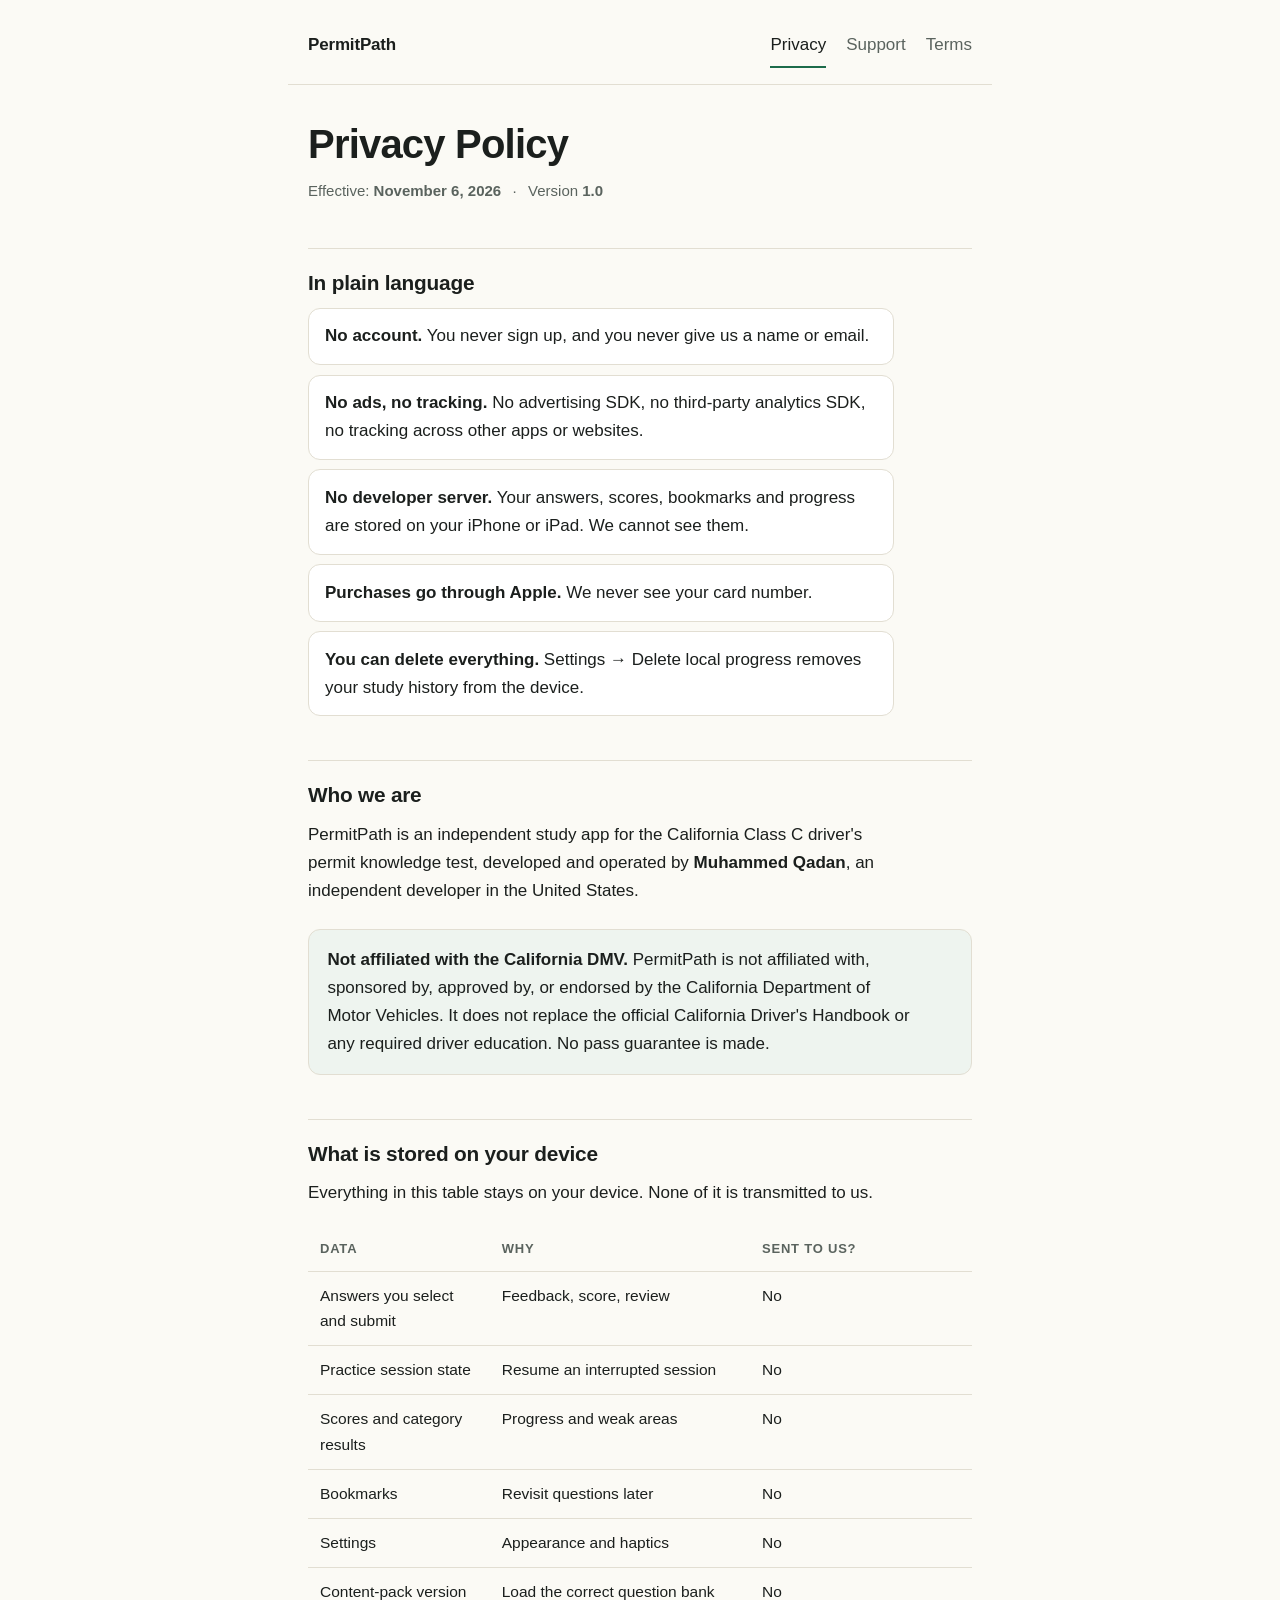
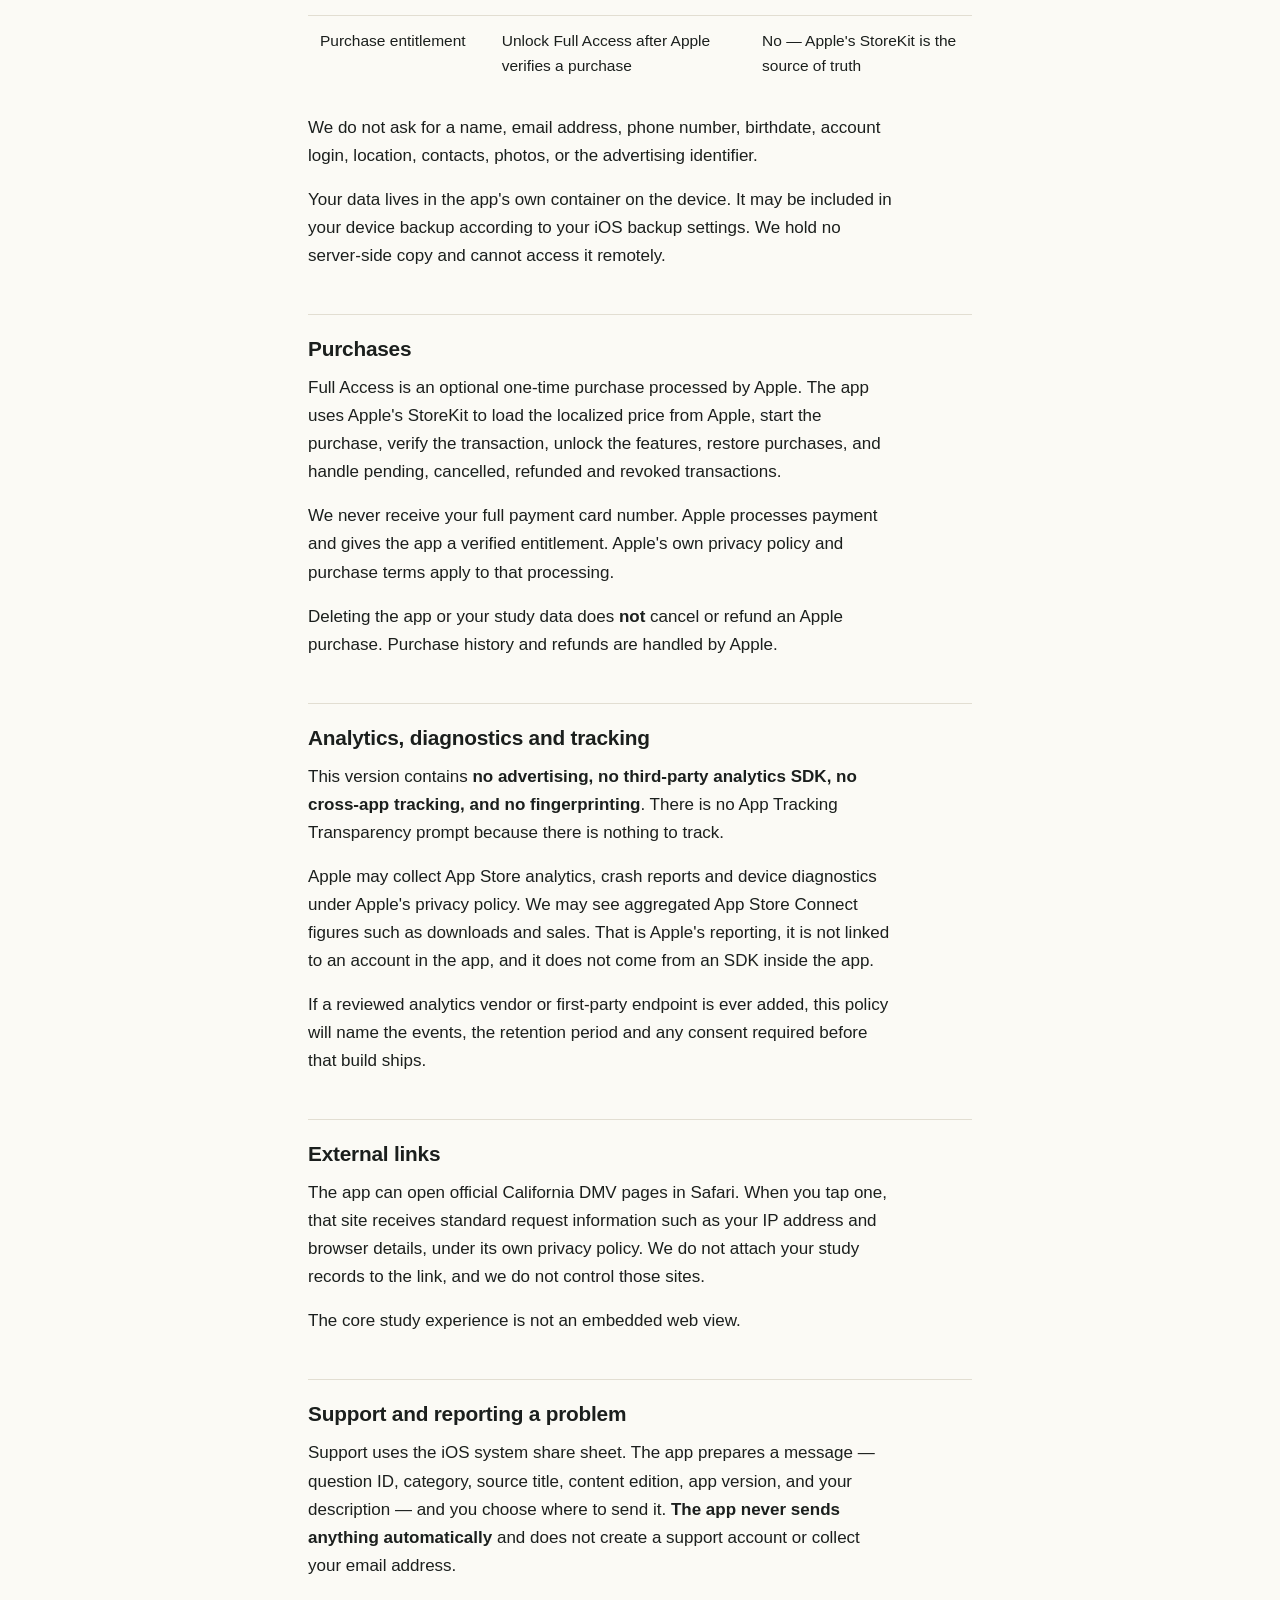
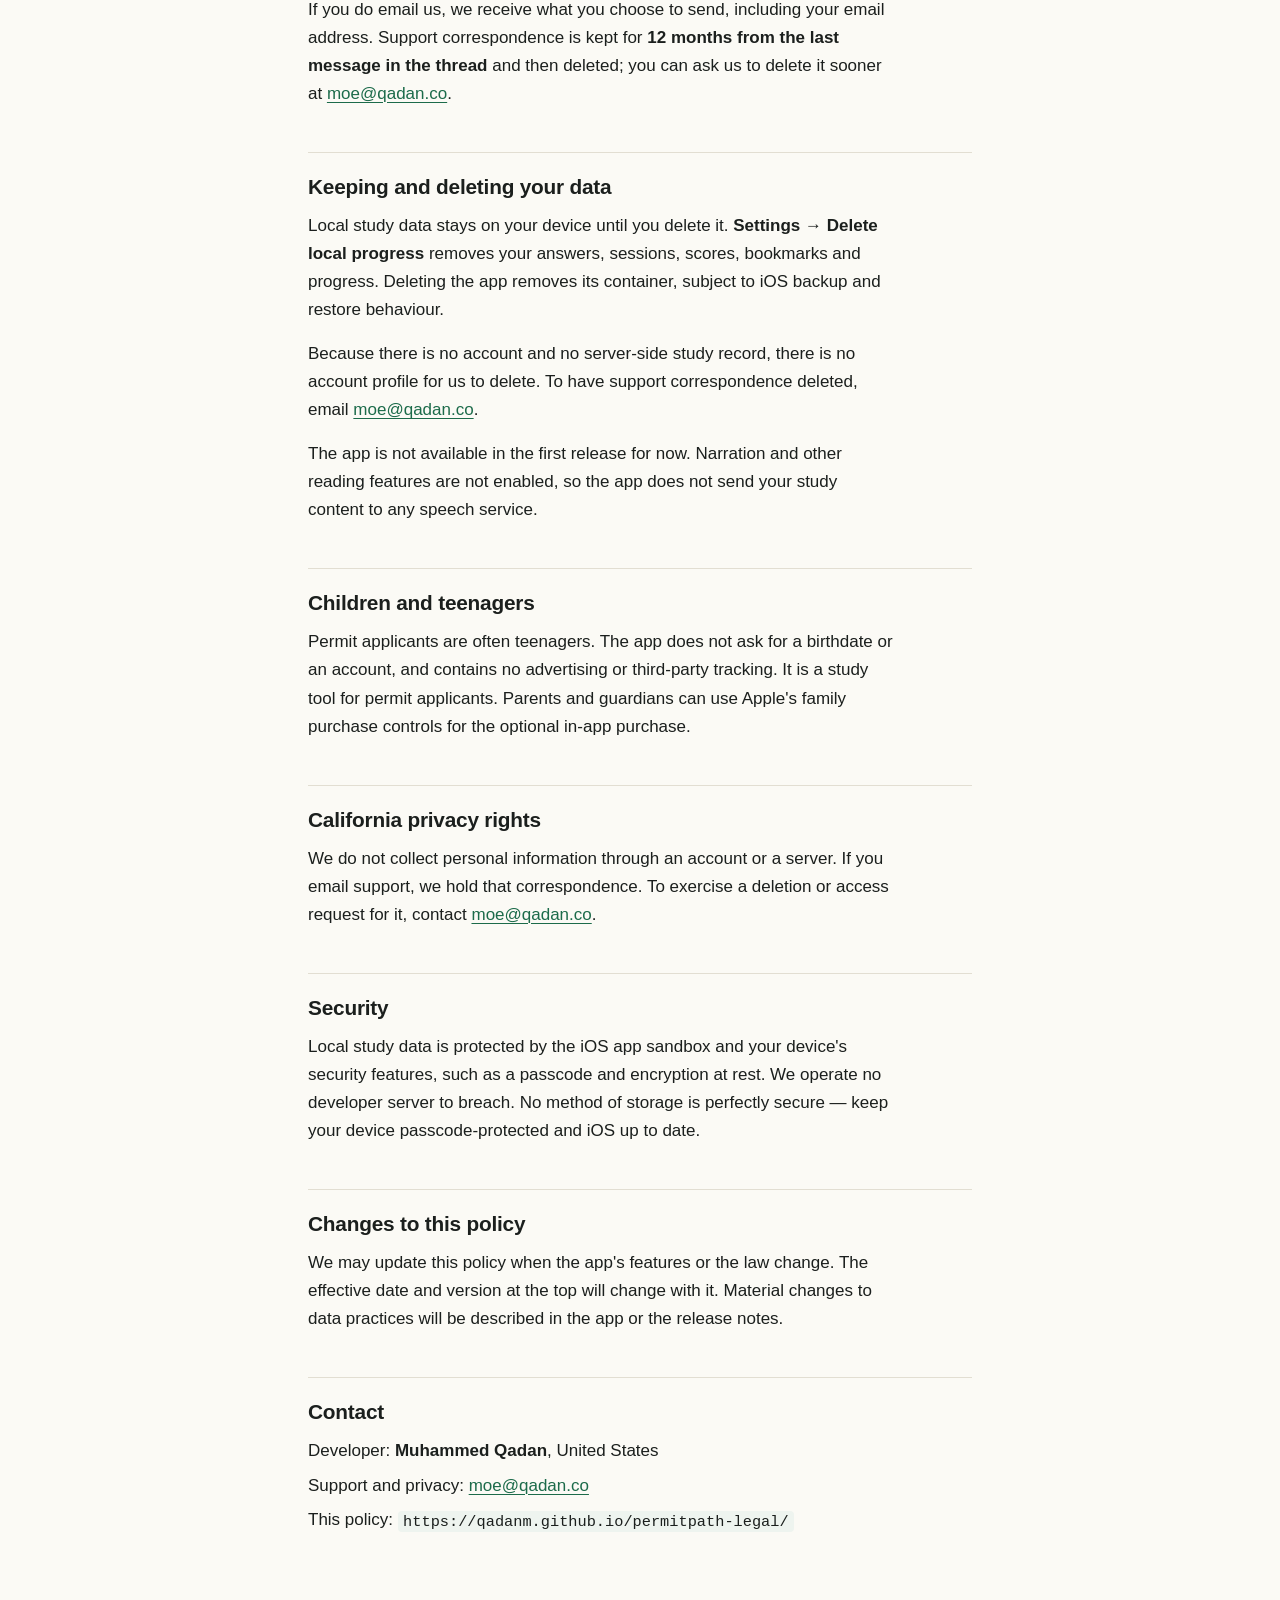
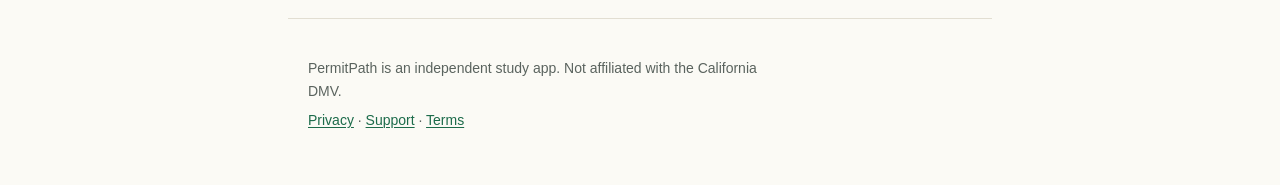
<file: index.html>
<!DOCTYPE html>
<html lang="en-US">
<head>
<meta charset="utf-8">
<meta name="viewport" content="width=device-width, initial-scale=1">
<title>PermitPath — Privacy Policy</title>
<meta name="description" content="PermitPath privacy policy. No account, no advertising SDK, no third-party analytics, no developer server. Study data stays on your device.">
<meta name="robots" content="index,follow">
<meta property="og:title" content="PermitPath — Privacy Policy">
<meta property="og:description" content="No account. No advertising SDK. No third-party analytics. Study data stays on your device.">
<meta property="og:type" content="website">
<link rel="icon" href="favicon.svg" type="image/svg+xml">
<link rel="stylesheet" href="assets/style.css">
</head>
<body>
<a class="skip" href="#main">Skip to content</a>

<header class="site-header">
  <a class="brand" href="./">PermitPath</a>
  <nav aria-label="Site">
    <a href="./" aria-current="page">Privacy</a>
    <a href="./support.html">Support</a>
    <a href="./terms.html">Terms</a>
  </nav>
</header>

<main id="main">

<h1>Privacy Policy</h1>
<p class="meta">
  <span id="effective">Effective: <strong>November 6, 2026</strong></span>
  <span class="dot" aria-hidden="true">·</span>
  <span>Version <strong>1.0</strong></span>
</p>

<h2 id="summary">In plain language</h2>
<ul class="summary">
  <li><strong>No account.</strong> You never sign up, and you never give us a name or email.</li>
  <li><strong>No ads, no tracking.</strong> No advertising SDK, no third-party analytics SDK, no tracking across other apps or websites.</li>
  <li><strong>No developer server.</strong> Your answers, scores, bookmarks and progress are stored on your iPhone or iPad. We cannot see them.</li>
  <li><strong>Purchases go through Apple.</strong> We never see your card number.</li>
  <li><strong>You can delete everything.</strong> Settings → Delete local progress removes your study history from the device.</li>
</ul>

<h2 id="who">Who we are</h2>
<p>
  PermitPath is an independent study app for the California Class C driver's permit
  knowledge test, developed and operated by <strong>Muhammed Qadan</strong>, an
  independent developer in the United States.
</p>
<div class="callout">
  <p>
    <strong>Not affiliated with the California DMV.</strong> PermitPath is not
    affiliated with, sponsored by, approved by, or endorsed by the California
    Department of Motor Vehicles. It does not replace the official California
    Driver's Handbook or any required driver education. No pass guarantee is made.
  </p>
</div>

<h2 id="stored">What is stored on your device</h2>
<p>Everything in this table stays on your device. None of it is transmitted to us.</p>
<table>
  <caption class="visually-hidden">Data stored locally and whether it leaves the device</caption>
  <thead>
    <tr><th scope="col">Data</th><th scope="col">Why</th><th scope="col">Sent to us?</th></tr>
  </thead>
  <tbody>
    <tr><td>Answers you select and submit</td><td>Feedback, score, review</td><td>No</td></tr>
    <tr><td>Practice session state</td><td>Resume an interrupted session</td><td>No</td></tr>
    <tr><td>Scores and category results</td><td>Progress and weak areas</td><td>No</td></tr>
    <tr><td>Bookmarks</td><td>Revisit questions later</td><td>No</td></tr>
    <tr><td>Settings</td><td>Appearance and haptics</td><td>No</td></tr>
    <tr><td>Content-pack version</td><td>Load the correct question bank</td><td>No</td></tr>
    <tr><td>Purchase entitlement</td><td>Unlock Full Access after Apple verifies a purchase</td><td>No — Apple's StoreKit is the source of truth</td></tr>
  </tbody>
</table>
<p>
  We do not ask for a name, email address, phone number, birthdate, account login,
  location, contacts, photos, or the advertising identifier.
</p>
<p>
  Your data lives in the app's own container on the device. It may be included in
  your device backup according to your iOS backup settings. We hold no server-side
  copy and cannot access it remotely.
</p>

<h2 id="purchases">Purchases</h2>
<p>
  Full Access is an optional one-time purchase processed by Apple. The app uses
  Apple's StoreKit to load the localized price from Apple, start the purchase,
  verify the transaction, unlock the features, restore purchases, and handle
  pending, cancelled, refunded and revoked transactions.
</p>
<p>
  We never receive your full payment card number. Apple processes payment and
  gives the app a verified entitlement. Apple's own privacy policy and purchase
  terms apply to that processing.
</p>
<p>
  Deleting the app or your study data does <strong>not</strong> cancel or refund an
  Apple purchase. Purchase history and refunds are handled by Apple.
</p>

<h2 id="analytics">Analytics, diagnostics and tracking</h2>
<p>
  This version contains <strong>no advertising, no third-party analytics SDK, no
  cross-app tracking, and no fingerprinting</strong>. There is no App Tracking
  Transparency prompt because there is nothing to track.
</p>
<p>
  Apple may collect App Store analytics, crash reports and device diagnostics
  under Apple's privacy policy. We may see aggregated App Store Connect figures
  such as downloads and sales. That is Apple's reporting, it is not linked to an
  account in the app, and it does not come from an SDK inside the app.
</p>
<p>
  If a reviewed analytics vendor or first-party endpoint is ever added, this policy
  will name the events, the retention period and any consent required before that
  build ships.
</p>

<h2 id="links">External links</h2>
<p>
  The app can open official California DMV pages in Safari. When you tap one, that
  site receives standard request information such as your IP address and browser
  details, under its own privacy policy. We do not attach your study records to
  the link, and we do not control those sites.
</p>
<p>The core study experience is not an embedded web view.</p>

<h2 id="support">Support and reporting a problem</h2>
<p>
  Support uses the iOS system share sheet. The app prepares a message — question
  ID, category, source title, content edition, app version, and your description —
  and you choose where to send it. <strong>The app never sends anything
  automatically</strong> and does not create a support account or collect your
  email address.
</p>
<p>
  If you do email us, we receive what you choose to send, including your email
  address. Support correspondence is kept for
  <strong>12 months from the last message in the thread</strong> and then deleted; you can ask us to delete it
  sooner at <a href="mailto:moe@qadan.co">moe@qadan.co</a>.
</p>

<h2 id="retention">Keeping and deleting your data</h2>
<p>
  Local study data stays on your device until you delete it. <strong>Settings →
  Delete local progress</strong> removes your answers, sessions, scores, bookmarks
  and progress. Deleting the app removes its container, subject to iOS backup and
  restore behaviour.
</p>
<p>
  Because there is no account and no server-side study record, there is no account
  profile for us to delete. To have support correspondence deleted, email
  <a href="mailto:moe@qadan.co">moe@qadan.co</a>.
</p>
<p>
  The app is not available in the first release for now. Narration and other
  reading features are not enabled, so the app does not send your study content to
  any speech service.
</p>

<h2 id="children">Children and teenagers</h2>
<p>
  Permit applicants are often teenagers. The app does not ask for a birthdate or
  an account, and contains no advertising or third-party tracking. It is a study
  tool for permit applicants. Parents and guardians can use Apple's family purchase
  controls for the optional in-app purchase.
</p>

<h2 id="california">California privacy rights</h2>
<p>
  We do not collect personal information through an account or a server. If you
  email support, we hold that correspondence. To exercise a deletion or access
  request for it, contact <a href="mailto:moe@qadan.co">moe@qadan.co</a>.
</p>

<h2 id="security">Security</h2>
<p>
  Local study data is protected by the iOS app sandbox and your device's security
  features, such as a passcode and encryption at rest. We operate no developer
  server to breach. No method of storage is perfectly secure — keep your device
  passcode-protected and iOS up to date.
</p>

<h2 id="changes">Changes to this policy</h2>
<p>
  We may update this policy when the app's features or the law change. The
  effective date and version at the top will change with it. Material changes to
  data practices will be described in the app or the release notes.
</p>

<h2 id="contact">Contact</h2>
<ul class="contact">
  <li>Developer: <strong>Muhammed Qadan</strong>, United States</li>
  <li>Support and privacy: <a href="mailto:moe@qadan.co">moe@qadan.co</a></li>
  <li>This policy: <code>https://qadanm.github.io/permitpath-legal/</code></li>
</ul>

</main>

<footer class="site-footer">
  <p>PermitPath is an independent study app. Not affiliated with the California DMV.</p>
  <p><a href="./">Privacy</a> · <a href="./support.html">Support</a> · <a href="./terms.html">Terms</a></p>
</footer>
</body>
</html>
</file>
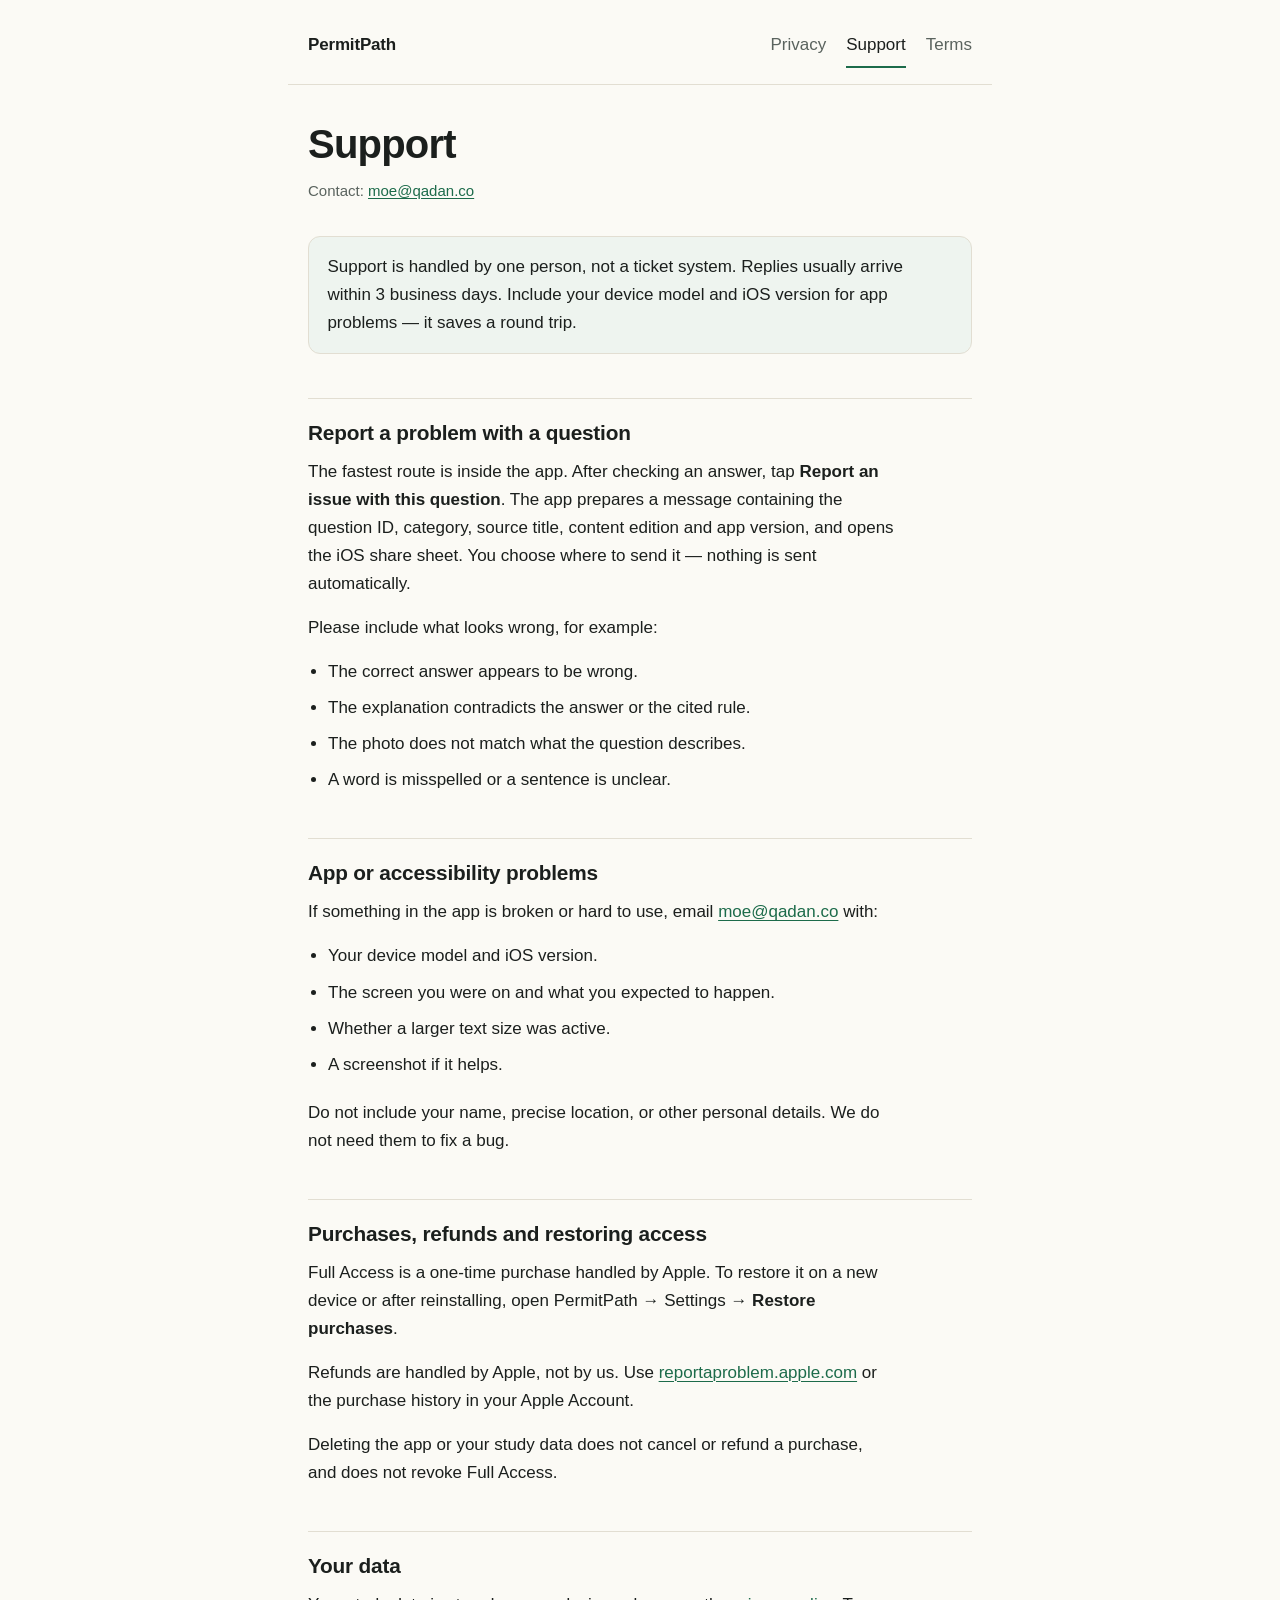
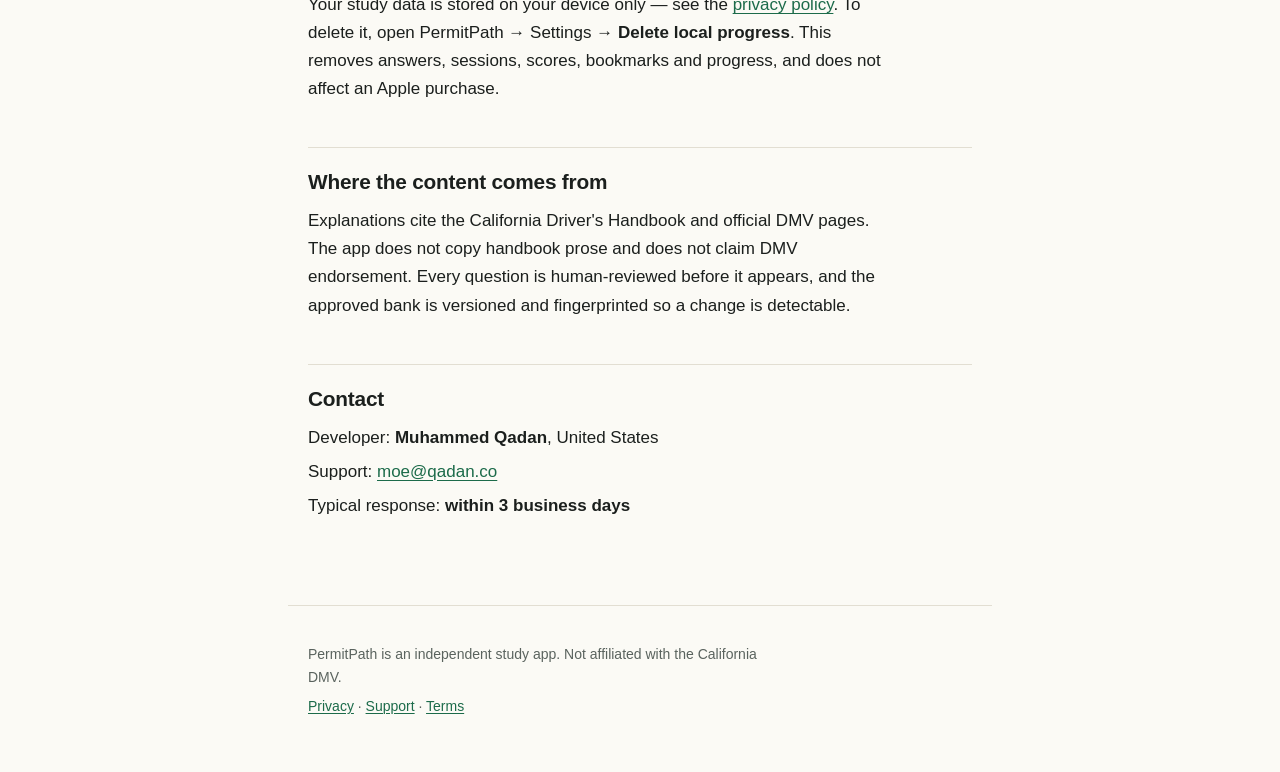
<file: support.html>
<!DOCTYPE html>
<html lang="en-US">
<head>
<meta charset="utf-8">
<meta name="viewport" content="width=device-width, initial-scale=1">
<title>PermitPath — Support</title>
<meta name="description" content="PermitPath support: report a content problem, get help with the app, or ask about a purchase.">
<meta name="robots" content="index,follow">
<link rel="icon" href="favicon.svg" type="image/svg+xml">
<link rel="stylesheet" href="assets/style.css">
</head>
<body>
<a class="skip" href="#main">Skip to content</a>

<header class="site-header">
  <a class="brand" href="./">PermitPath</a>
  <nav aria-label="Site">
    <a href="./">Privacy</a>
    <a href="./support.html" aria-current="page">Support</a>
    <a href="./terms.html">Terms</a>
  </nav>
</header>

<main id="main">

<h1>Support</h1>
<p class="meta">
  Contact: <a href="mailto:moe@qadan.co">moe@qadan.co</a>
</p>

<div class="callout">
  <p>
    Support is handled by one person, not a ticket system. Replies usually arrive
    within 3 business days. Include your device model and iOS version for app
    problems — it saves a round trip.
  </p>
</div>

<h2 id="report">Report a problem with a question</h2>
<p>
  The fastest route is inside the app. After checking an answer, tap
  <strong>Report an issue with this question</strong>. The app prepares a message
  containing the question ID, category, source title, content edition and app
  version, and opens the iOS share sheet. You choose where to send it — nothing is
  sent automatically.
</p>
<p>Please include what looks wrong, for example:</p>
<ul>
  <li>The correct answer appears to be wrong.</li>
  <li>The explanation contradicts the answer or the cited rule.</li>
  <li>The photo does not match what the question describes.</li>
  <li>A word is misspelled or a sentence is unclear.</li>
</ul>

<h2 id="app">App or accessibility problems</h2>
<p>
  If something in the app is broken or hard to use, email
  <a href="mailto:moe@qadan.co">moe@qadan.co</a> with:
</p>
<ul>
  <li>Your device model and iOS version.</li>
  <li>The screen you were on and what you expected to happen.</li>
  <li>Whether a larger text size was active.</li>
  <li>A screenshot if it helps.</li>
</ul>
<p>
  Do not include your name, precise location, or other personal details. We do not
  need them to fix a bug.
</p>

<h2 id="purchase">Purchases, refunds and restoring access</h2>
<p>
  Full Access is a one-time purchase handled by Apple. To restore it on a new
  device or after reinstalling, open PermitPath → Settings → <strong>Restore
  purchases</strong>.
</p>
<p>
  Refunds are handled by Apple, not by us. Use
  <a href="https://reportaproblem.apple.com" rel="noopener">reportaproblem.apple.com</a>
  or the purchase history in your Apple Account.
</p>
<p>
  Deleting the app or your study data does not cancel or refund a purchase, and
  does not revoke Full Access.
</p>

<h2 id="data">Your data</h2>
<p>
  Your study data is stored on your device only — see the
  <a href="./">privacy policy</a>. To delete it, open PermitPath → Settings →
  <strong>Delete local progress</strong>. This removes answers, sessions, scores,
  bookmarks and progress, and does not affect an Apple purchase.
</p>

<h2 id="sources">Where the content comes from</h2>
<p>
  Explanations cite the California Driver's Handbook and official DMV pages. The
  app does not copy handbook prose and does not claim DMV endorsement. Every
  question is human-reviewed before it appears, and the approved bank is versioned
  and fingerprinted so a change is detectable.
</p>

<h2 id="contact">Contact</h2>
<ul class="contact">
  <li>Developer: <strong>Muhammed Qadan</strong>, United States</li>
  <li>Support: <a href="mailto:moe@qadan.co">moe@qadan.co</a></li>
  <li>Typical response: <strong>within 3 business days</strong></li>
</ul>

</main>

<footer class="site-footer">
  <p>PermitPath is an independent study app. Not affiliated with the California DMV.</p>
  <p><a href="./">Privacy</a> · <a href="./support.html">Support</a> · <a href="./terms.html">Terms</a></p>
</footer>
</body>
</html>
</file>
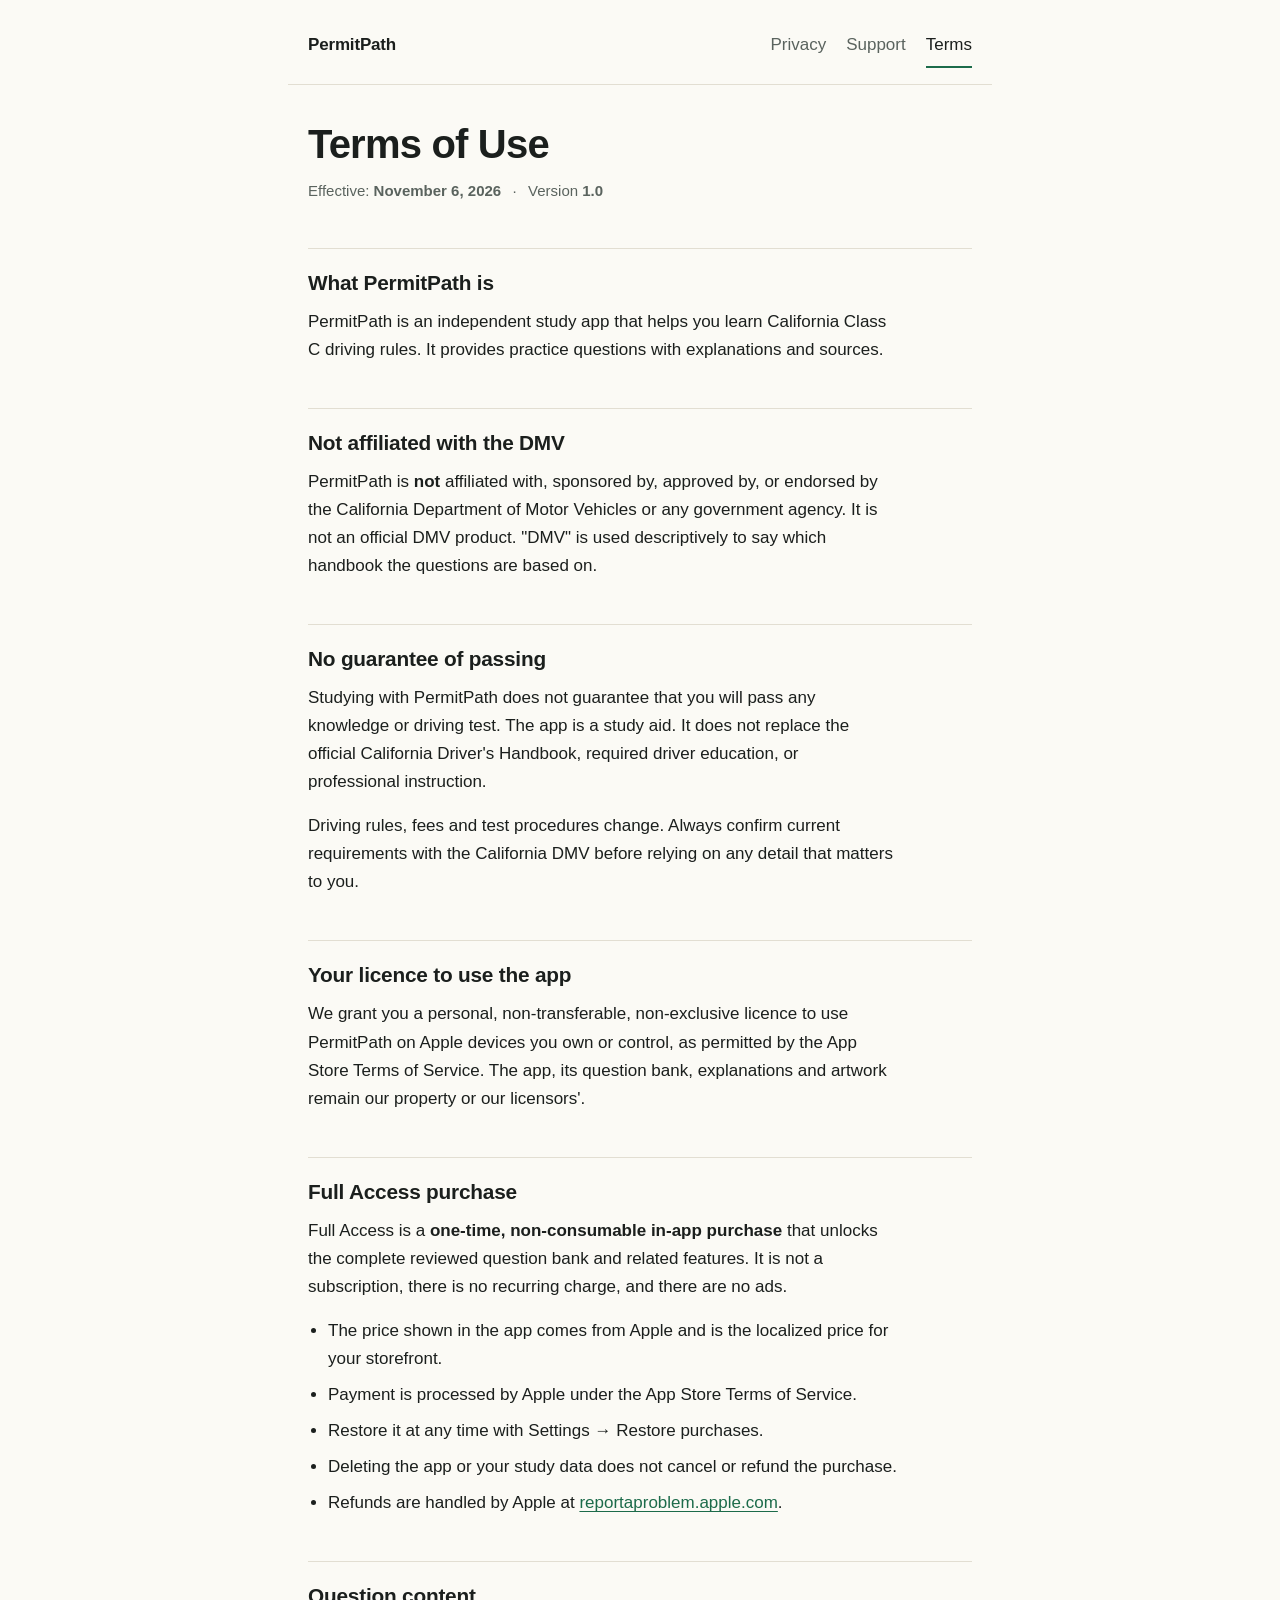
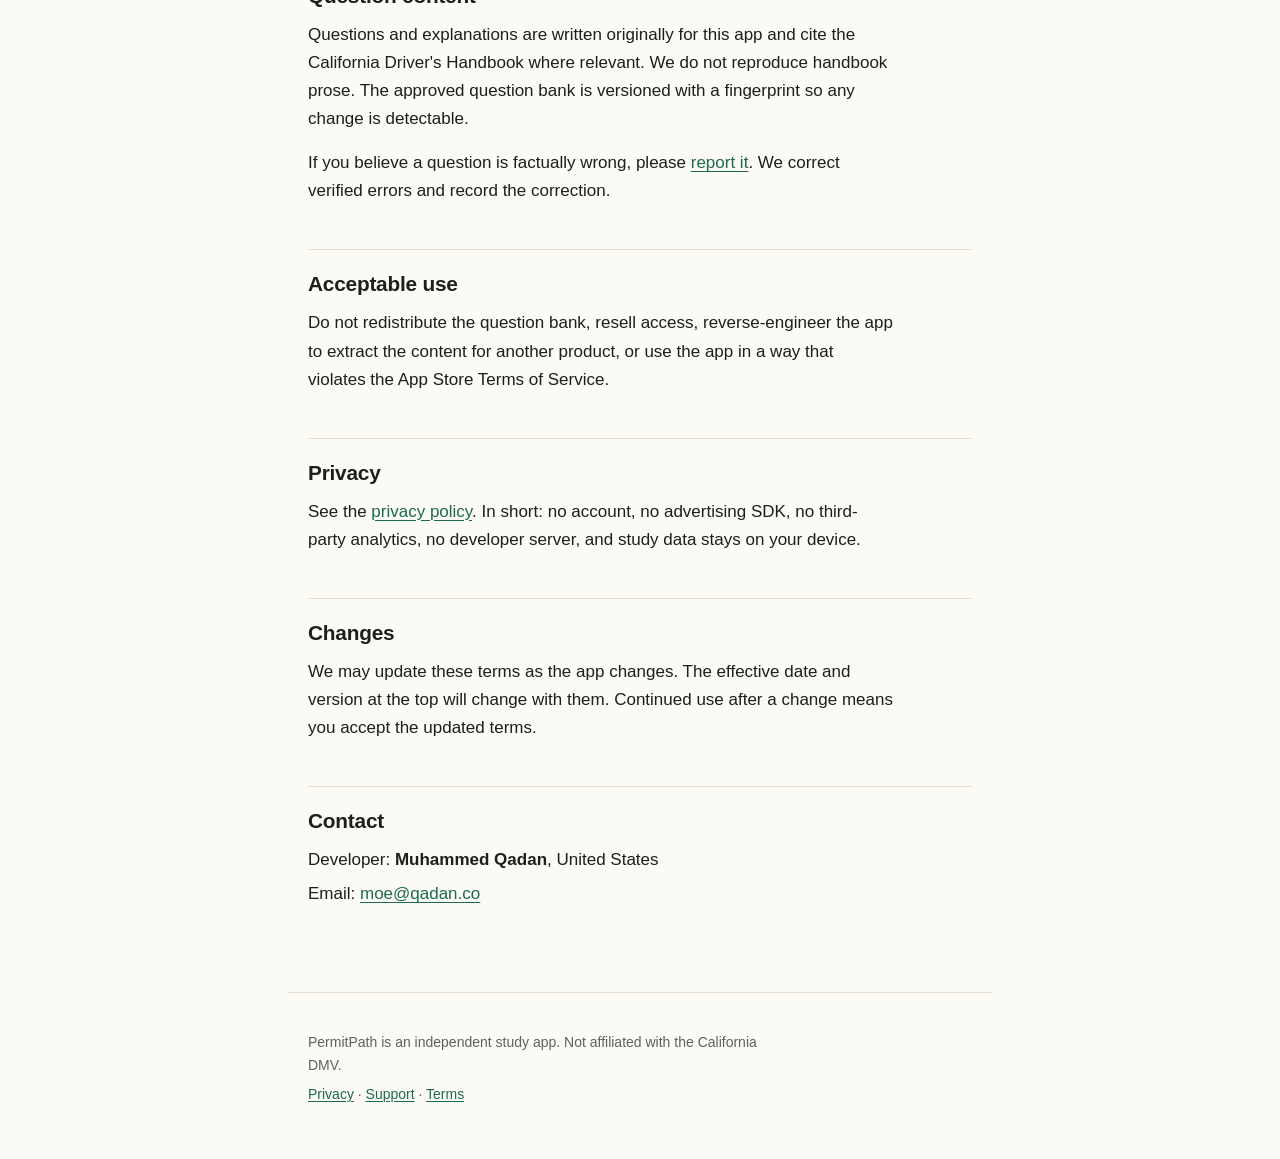
<file: terms.html>
<!DOCTYPE html>
<html lang="en-US">
<head>
<meta charset="utf-8">
<meta name="viewport" content="width=device-width, initial-scale=1">
<title>PermitPath — Terms of Use</title>
<meta name="description" content="PermitPath terms of use: licence, in-app purchase, no affiliation with the California DMV, no pass guarantee.">
<meta name="robots" content="index,follow">
<link rel="icon" href="favicon.svg" type="image/svg+xml">
<link rel="stylesheet" href="assets/style.css">
</head>
<body>
<a class="skip" href="#main">Skip to content</a>

<header class="site-header">
  <a class="brand" href="./">PermitPath</a>
  <nav aria-label="Site">
    <a href="./">Privacy</a>
    <a href="./support.html">Support</a>
    <a href="./terms.html" aria-current="page">Terms</a>
  </nav>
</header>

<main id="main">

<h1>Terms of Use</h1>
<p class="meta">
  <span>Effective: <strong>November 6, 2026</strong></span>
  <span class="dot" aria-hidden="true">·</span>
  <span>Version <strong>1.0</strong></span>
</p>

<h2 id="what">What PermitPath is</h2>
<p>
  PermitPath is an independent study app that helps you learn California Class C
  driving rules. It provides practice questions with explanations and sources.
</p>

<h2 id="not-affiliated">Not affiliated with the DMV</h2>
<p>
  PermitPath is <strong>not</strong> affiliated with, sponsored by, approved by, or
  endorsed by the California Department of Motor Vehicles or any government agency.
  It is not an official DMV product. "DMV" is used descriptively to say which
  handbook the questions are based on.
</p>

<h2 id="no-guarantee">No guarantee of passing</h2>
<p>
  Studying with PermitPath does not guarantee that you will pass any knowledge or
  driving test. The app is a study aid. It does not replace the official California
  Driver's Handbook, required driver education, or professional instruction.
</p>
<p>
  Driving rules, fees and test procedures change. Always confirm current requirements
  with the California DMV before relying on any detail that matters to you.
</p>

<h2 id="licence">Your licence to use the app</h2>
<p>
  We grant you a personal, non-transferable, non-exclusive licence to use PermitPath
  on Apple devices you own or control, as permitted by the App Store Terms of
  Service. The app, its question bank, explanations and artwork remain our property
  or our licensors'.
</p>

<h2 id="purchase">Full Access purchase</h2>
<p>
  Full Access is a <strong>one-time, non-consumable in-app purchase</strong> that
  unlocks the complete reviewed question bank and related features. It is not a
  subscription, there is no recurring charge, and there are no ads.
</p>
<ul>
  <li>The price shown in the app comes from Apple and is the localized price for your storefront.</li>
  <li>Payment is processed by Apple under the App Store Terms of Service.</li>
  <li>Restore it at any time with Settings → Restore purchases.</li>
  <li>Deleting the app or your study data does not cancel or refund the purchase.</li>
  <li>Refunds are handled by Apple at <a href="https://reportaproblem.apple.com" rel="noopener">reportaproblem.apple.com</a>.</li>
</ul>

<h2 id="content">Question content</h2>
<p>
  Questions and explanations are written originally for this app and cite the
  California Driver's Handbook where relevant. We do not reproduce handbook prose.
  The approved question bank is versioned with a fingerprint so any change is
  detectable.
</p>
<p>
  If you believe a question is factually wrong, please
  <a href="./support.html">report it</a>. We correct verified errors and record the
  correction.
</p>

<h2 id="acceptable">Acceptable use</h2>
<p>
  Do not redistribute the question bank, resell access, reverse-engineer the app to
  extract the content for another product, or use the app in a way that violates
  the App Store Terms of Service.
</p>

<h2 id="privacy">Privacy</h2>
<p>
  See the <a href="./">privacy policy</a>. In short: no account, no advertising SDK,
  no third-party analytics, no developer server, and study data stays on your device.
</p>

<h2 id="changes">Changes</h2>
<p>
  We may update these terms as the app changes. The effective date and version at
  the top will change with them. Continued use after a change means you accept the
  updated terms.
</p>

<h2 id="contact">Contact</h2>
<ul class="contact">
  <li>Developer: <strong>Muhammed Qadan</strong>, United States</li>
  <li>Email: <a href="mailto:moe@qadan.co">moe@qadan.co</a></li>
</ul>

</main>

<footer class="site-footer">
  <p>PermitPath is an independent study app. Not affiliated with the California DMV.</p>
  <p><a href="./">Privacy</a> · <a href="./support.html">Support</a> · <a href="./terms.html">Terms</a></p>
</footer>
</body>
</html>
</file>
<file: assets/style.css>
/* PermitPath legal pages.
   Deliberately plain: this is reading material, not a marketing page.
   One column, generous line-height, large tap targets, no decorative motion. */

:root {
  --canvas: #fbfaf5;
  --surface: #ffffff;
  --ink: #1b1f1d;
  --muted: #5a635e;
  --rule: #e2ded2;
  --accent: #1c6b4a;
  --accent-soft: #eef4ef;
  --warn: #8a5a00;
  --warn-soft: #fdf4e3;
  --max: 44rem;
}

@media (prefers-color-scheme: dark) {
  :root {
    --canvas: #131715;
    --surface: #1a201d;
    --ink: #e8e6df;
    --muted: #a3aca6;
    --rule: #2b322e;
    --accent: #8adbb0;
    --accent-soft: #1b2620;
    --warn: #e5b567;
    --warn-soft: #2a2317;
  }
}

*, *::before, *::after { box-sizing: border-box; }

html { -webkit-text-size-adjust: 100%; }

body {
  margin: 0;
  background: var(--canvas);
  color: var(--ink);
  font: 400 1.0625rem/1.65 -apple-system, BlinkMacSystemFont, "Segoe UI", Roboto, Helvetica, Arial, sans-serif;
}

.skip {
  position: absolute;
  left: -9999px;
}
.skip:focus {
  left: 1rem;
  top: 1rem;
  z-index: 10;
  padding: .6rem .9rem;
  background: var(--surface);
  border: 2px solid var(--accent);
  border-radius: .5rem;
}

/* Header ---------------------------------------------------------------- */

.site-header {
  display: flex;
  flex-wrap: wrap;
  gap: .75rem 1.5rem;
  align-items: baseline;
  justify-content: space-between;
  max-width: var(--max);
  margin: 0 auto;
  padding: 1.5rem 1.25rem 1rem;
  border-bottom: 1px solid var(--rule);
}

.brand {
  font-weight: 650;
  font-size: 1.0625rem;
  letter-spacing: -.01em;
  color: var(--ink);
  text-decoration: none;
}

.site-header nav {
  display: flex;
  gap: 1.25rem;
}

.site-header nav a {
  color: var(--muted);
  text-decoration: none;
  padding: .35rem 0;
  min-height: 44px;
  display: inline-flex;
  align-items: center;
  border-bottom: 2px solid transparent;
}

.site-header nav a:hover { color: var(--ink); }

.site-header nav a[aria-current="page"] {
  color: var(--ink);
  border-bottom-color: var(--accent);
}

/* Main ------------------------------------------------------------------ */

main {
  max-width: var(--max);
  margin: 0 auto;
  padding: 2.25rem 1.25rem 4rem;
}

h1 {
  font-size: clamp(1.85rem, 1.4rem + 2vw, 2.5rem);
  line-height: 1.15;
  letter-spacing: -.02em;
  margin: 0 0 .75rem;
  font-weight: 680;
}

h2 {
  font-size: 1.3rem;
  line-height: 1.3;
  letter-spacing: -.01em;
  margin: 2.75rem 0 .75rem;
  padding-top: 1.25rem;
  border-top: 1px solid var(--rule);
  font-weight: 640;
}

h3 {
  font-size: 1.05rem;
  margin: 1.75rem 0 .5rem;
  font-weight: 620;
}

p, li { max-width: 62ch; }

p { margin: 0 0 1rem; }

ul, ol { margin: 0 0 1.25rem; padding-left: 1.25rem; }

li { margin-bottom: .5rem; }

a {
  color: var(--accent);
  text-underline-offset: .15em;
  text-decoration-thickness: 1px;
}

a:hover { text-decoration-thickness: 2px; }

strong { font-weight: 640; }

code {
  font-family: ui-monospace, SFMono-Regular, Menlo, monospace;
  font-size: .9em;
  background: var(--accent-soft);
  padding: .1em .35em;
  border-radius: .25rem;
  overflow-wrap: anywhere;
}

.meta {
  color: var(--muted);
  font-size: .9375rem;
  margin-bottom: 2rem;
}

.dot { padding: 0 .45rem; }

/* Summary list ---------------------------------------------------------- */

.summary {
  list-style: none;
  padding: 0;
  margin: 0 0 1.5rem;
  display: grid;
  gap: .6rem;
}

.summary li {
  background: var(--surface);
  border: 1px solid var(--rule);
  border-radius: .75rem;
  padding: .85rem 1rem;
  margin: 0;
}

/* Callouts -------------------------------------------------------------- */

.callout {
  background: var(--accent-soft);
  border: 1px solid var(--rule);
  border-radius: .75rem;
  padding: 1rem 1.15rem;
  margin: 1.5rem 0;
}

.callout p { margin: 0; }
.callout p + p { margin-top: .75rem; }

.callout-warn {
  background: var(--warn-soft);
  border-left: 3px solid var(--warn);
}

.callout-title {
  font-size: .8125rem;
  text-transform: uppercase;
  letter-spacing: .08em;
  color: var(--warn);
  border: 0;
  padding: 0;
  margin: 0 0 .5rem;
  font-weight: 680;
}

/* Table ----------------------------------------------------------------- */

table {
  width: 100%;
  border-collapse: collapse;
  margin: 1.25rem 0 1.5rem;
  font-size: .9688rem;
}

th, td {
  text-align: left;
  padding: .7rem .75rem;
  border-bottom: 1px solid var(--rule);
  vertical-align: top;
}

thead th {
  font-size: .8125rem;
  text-transform: uppercase;
  letter-spacing: .06em;
  color: var(--muted);
  font-weight: 620;
}

tbody tr:last-child td { border-bottom: 0; }

/* Contact list ---------------------------------------------------------- */

.contact {
  list-style: none;
  padding: 0;
  display: grid;
  gap: .4rem;
}

.contact li { margin: 0; }

/* Footer ---------------------------------------------------------------- */

.site-footer {
  max-width: var(--max);
  margin: 0 auto;
  padding: 2rem 1.25rem 3rem;
  border-top: 1px solid var(--rule);
  color: var(--muted);
  font-size: .875rem;
}

.site-footer p { margin: .35rem 0; }

.visually-hidden {
  position: absolute;
  width: 1px; height: 1px;
  padding: 0; margin: -1px;
  overflow: hidden;
  clip: rect(0 0 0 0);
  white-space: nowrap;
  border: 0;
}

@media (max-width: 30rem) {
  table { font-size: .9063rem; }
  th, td { padding: .55rem .5rem; }
}

/* Printing a policy is a real use case: someone disputing a purchase. */
@media print {
  :root { --canvas: #fff; --ink: #000; --muted: #333; --rule: #bbb; }
  .site-header nav, .skip { display: none; }
  main { padding: 0; max-width: none; }
  h2 { break-after: avoid; }
  a { color: #000; }
}
</file>
